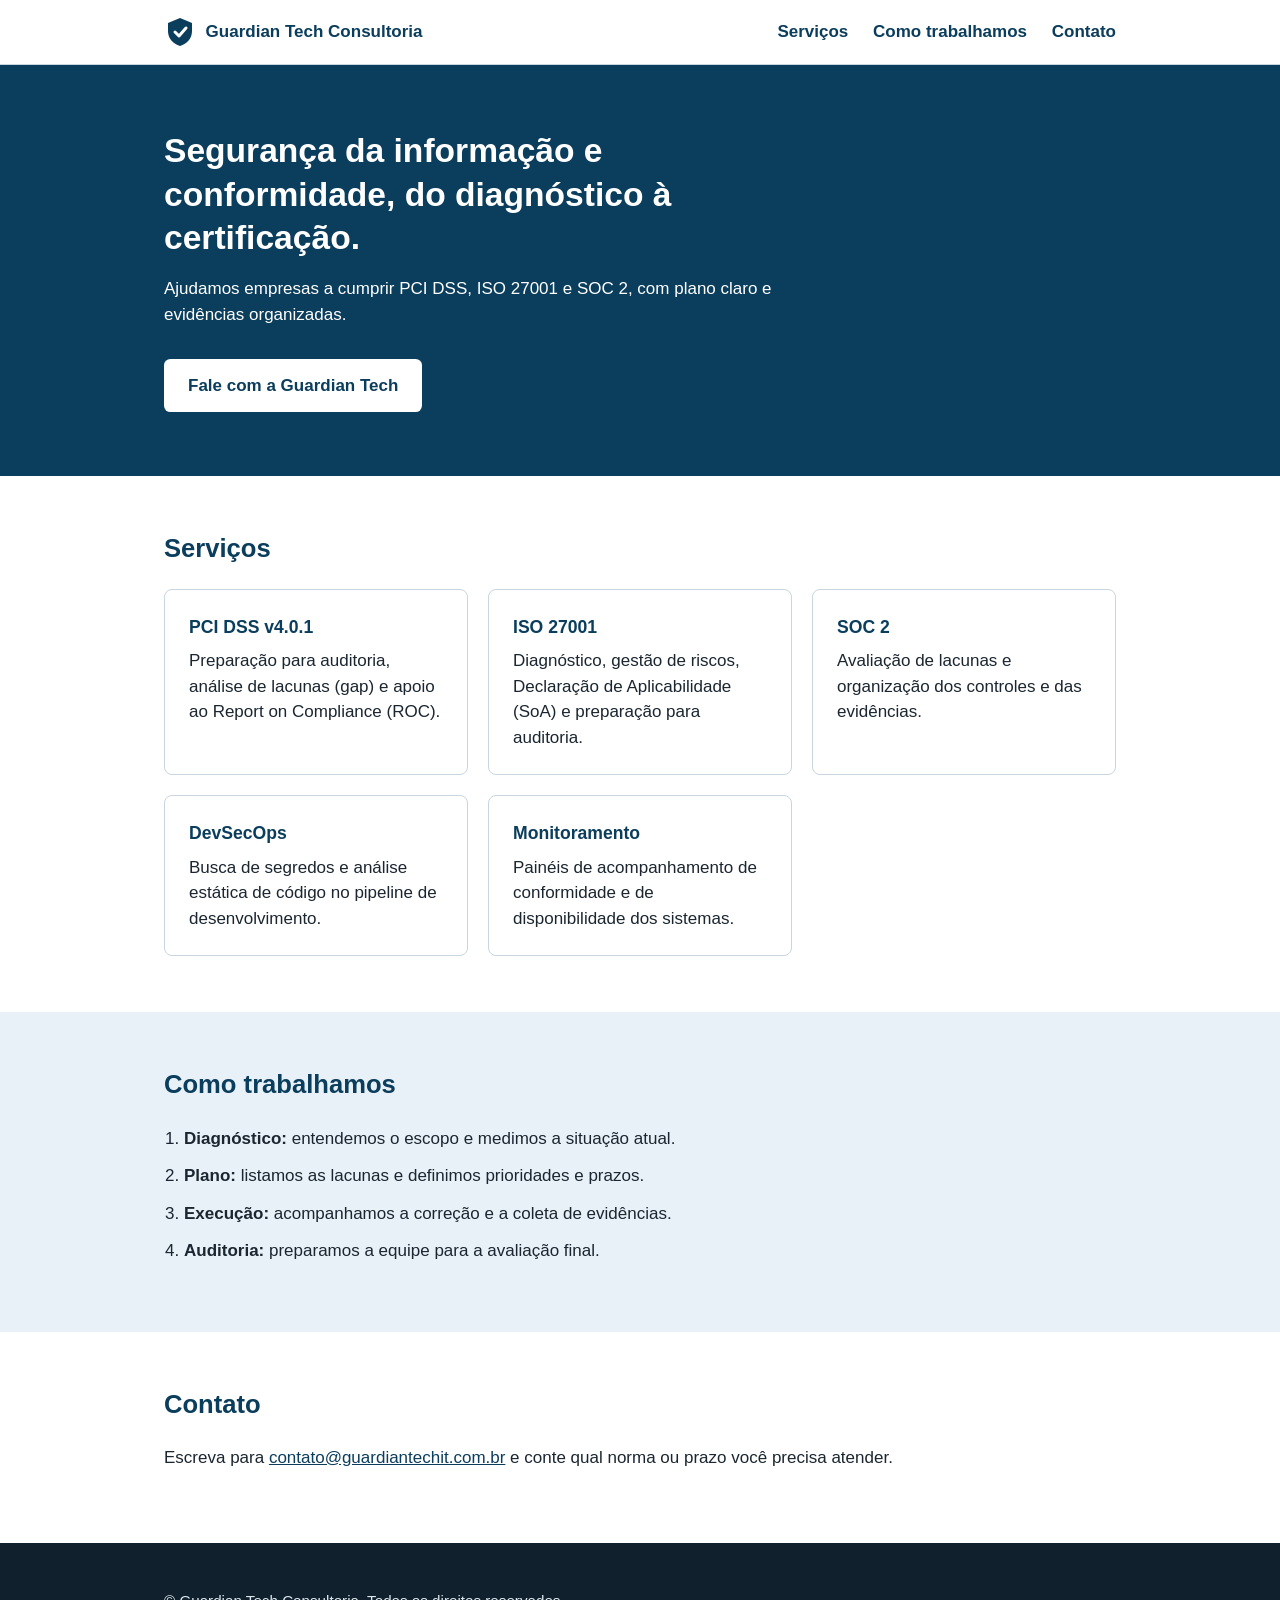
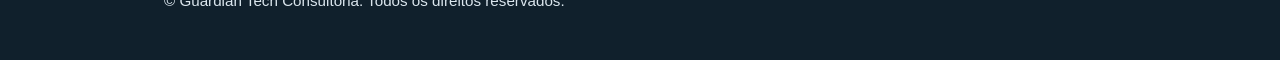
<file: index.html>
<!doctype html>
<html lang="pt-BR">
<head>
<meta charset="utf-8">
<meta name="viewport" content="width=device-width, initial-scale=1">
<title>Guardian Tech Consultoria | Segurança e conformidade</title>
<meta name="description" content="Consultoria em segurança da informação e conformidade: PCI DSS, ISO 27001, SOC 2 e DevSecOps.">
<link rel="icon" href="/favicon.svg" type="image/svg+xml">
<link rel="stylesheet" href="/css/styles.css">
</head>
<body>
<a class="pular" href="#conteudo">Pular para o conteúdo</a>
<header>
  <div class="container">
    <a class="marca" href="/"><img src="/favicon.svg" alt="" width="32" height="32">Guardian Tech Consultoria</a>
    <nav aria-label="Principal">
      <a href="#servicos">Serviços</a>
      <a href="#metodo">Como trabalhamos</a>
      <a href="#contato">Contato</a>
    </nav>
  </div>
</header>
<main id="conteudo">
  <div class="hero">
    <div class="container">
      <h1>Segurança da informação e conformidade, do diagnóstico à certificação.</h1>
      <p>Ajudamos empresas a cumprir PCI DSS, ISO 27001 e SOC 2, com plano claro e evidências organizadas.</p>
      <a class="botao" href="#contato">Fale com a Guardian Tech</a>
    </div>
  </div>
  <section id="servicos">
    <div class="container">
      <h2>Serviços</h2>
      <div class="grade">
        <div class="cartao"><h3>PCI DSS v4.0.1</h3><p>Preparação para auditoria, análise de lacunas (gap) e apoio ao Report on Compliance (ROC).</p></div>
        <div class="cartao"><h3>ISO 27001</h3><p>Diagnóstico, gestão de riscos, Declaração de Aplicabilidade (SoA) e preparação para auditoria.</p></div>
        <div class="cartao"><h3>SOC 2</h3><p>Avaliação de lacunas e organização dos controles e das evidências.</p></div>
        <div class="cartao"><h3>DevSecOps</h3><p>Busca de segredos e análise estática de código no pipeline de desenvolvimento.</p></div>
        <div class="cartao"><h3>Monitoramento</h3><p>Painéis de acompanhamento de conformidade e de disponibilidade dos sistemas.</p></div>
      </div>
    </div>
  </section>
  <section id="metodo" class="alt">
    <div class="container">
      <h2>Como trabalhamos</h2>
      <ol class="passos">
        <li><strong>Diagnóstico:</strong> entendemos o escopo e medimos a situação atual.</li>
        <li><strong>Plano:</strong> listamos as lacunas e definimos prioridades e prazos.</li>
        <li><strong>Execução:</strong> acompanhamos a correção e a coleta de evidências.</li>
        <li><strong>Auditoria:</strong> preparamos a equipe para a avaliação final.</li>
      </ol>
    </div>
  </section>
  <section id="contato">
    <div class="container">
      <h2>Contato</h2>
      <p>Escreva para <a href="mailto:contato@guardiantechit.com.br">contato@guardiantechit.com.br</a> e conte qual norma ou prazo você precisa atender.</p>
    </div>
  </section>
</main>
<footer>
  <div class="container">
    <p>&copy; Guardian Tech Consultoria. Todos os direitos reservados.</p>
  </div>
</footer>
</body>
</html>
</file>
<file: css/styles.css>
:root{--azul:#0b3d5c;--azul-claro:#e8f1f7;--texto:#1b2630;--fundo:#fff;--destaque:#0a7c59;--borda:#c9d6df}
*{box-sizing:border-box}
html{scroll-behavior:smooth}
body{margin:0;font-family:Verdana,Geneva,sans-serif;font-size:1.0625rem;line-height:1.5;color:var(--texto);background:var(--fundo);text-align:left}
a{color:var(--azul)}
a:focus-visible,button:focus-visible{outline:3px solid #f2a900;outline-offset:2px}
.pular{position:absolute;left:-999px}
.pular:focus{left:1rem;top:1rem;background:#fff;padding:.5rem 1rem;z-index:10}
.container{max-width:62rem;margin:0 auto;padding:0 1.25rem}
header{border-bottom:1px solid var(--borda)}
header .container{display:flex;flex-wrap:wrap;gap:1rem;align-items:center;justify-content:space-between;padding-top:1rem;padding-bottom:1rem}
.marca{display:flex;align-items:center;gap:.6rem;font-weight:700;color:var(--azul);text-decoration:none}
.marca img{width:2rem;height:2rem}
nav a{margin-right:1.25rem;text-decoration:none;font-weight:700}
nav a:last-child{margin-right:0}
.hero{background:var(--azul);color:#fff;padding:4rem 0}
.hero h1{font-size:2.1rem;line-height:1.3;margin:0 0 1rem;max-width:40rem}
.hero p{max-width:40rem;margin:0 0 2rem}
.botao{display:inline-block;background:#fff;color:var(--azul);font-weight:700;padding:.85rem 1.5rem;border-radius:.4rem;text-decoration:none}
.botao:hover{background:var(--azul-claro)}
section{padding:3.5rem 0}
section.alt{background:var(--azul-claro)}
h2{font-size:1.6rem;line-height:1.3;margin:0 0 1.5rem;color:var(--azul)}
.grade{display:grid;gap:1.25rem;grid-template-columns:repeat(auto-fit,minmax(15rem,1fr))}
.cartao{background:#fff;border:1px solid var(--borda);border-radius:.5rem;padding:1.5rem}
.cartao h3{margin:0 0 .5rem;font-size:1.1rem;color:var(--azul)}
.cartao p{margin:0}
ol.passos{padding-left:1.25rem;margin:0}
ol.passos li{margin-bottom:.75rem}
footer{background:#10202c;color:#dbe6ee;padding:2rem 0;font-size:.95rem}
footer a{color:#fff}
@media (prefers-reduced-motion:reduce){html{scroll-behavior:auto}}
</file>
